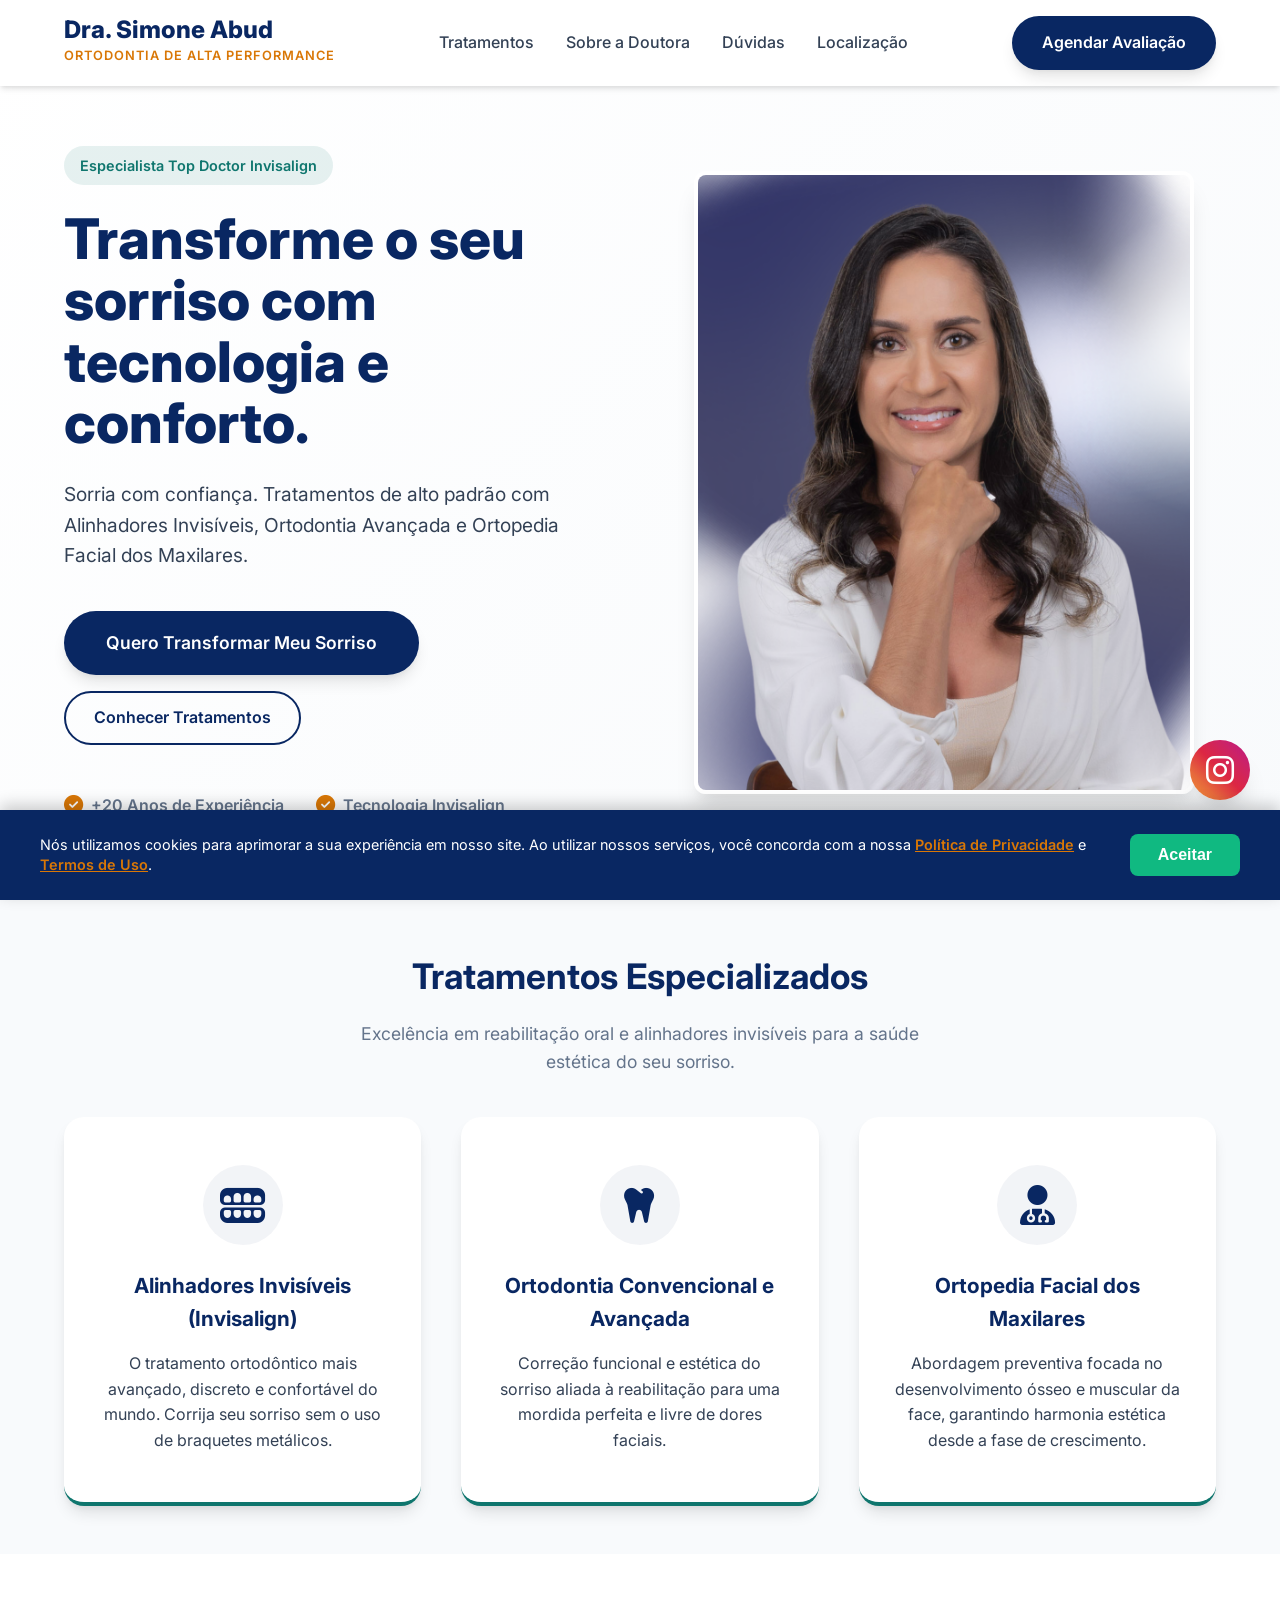
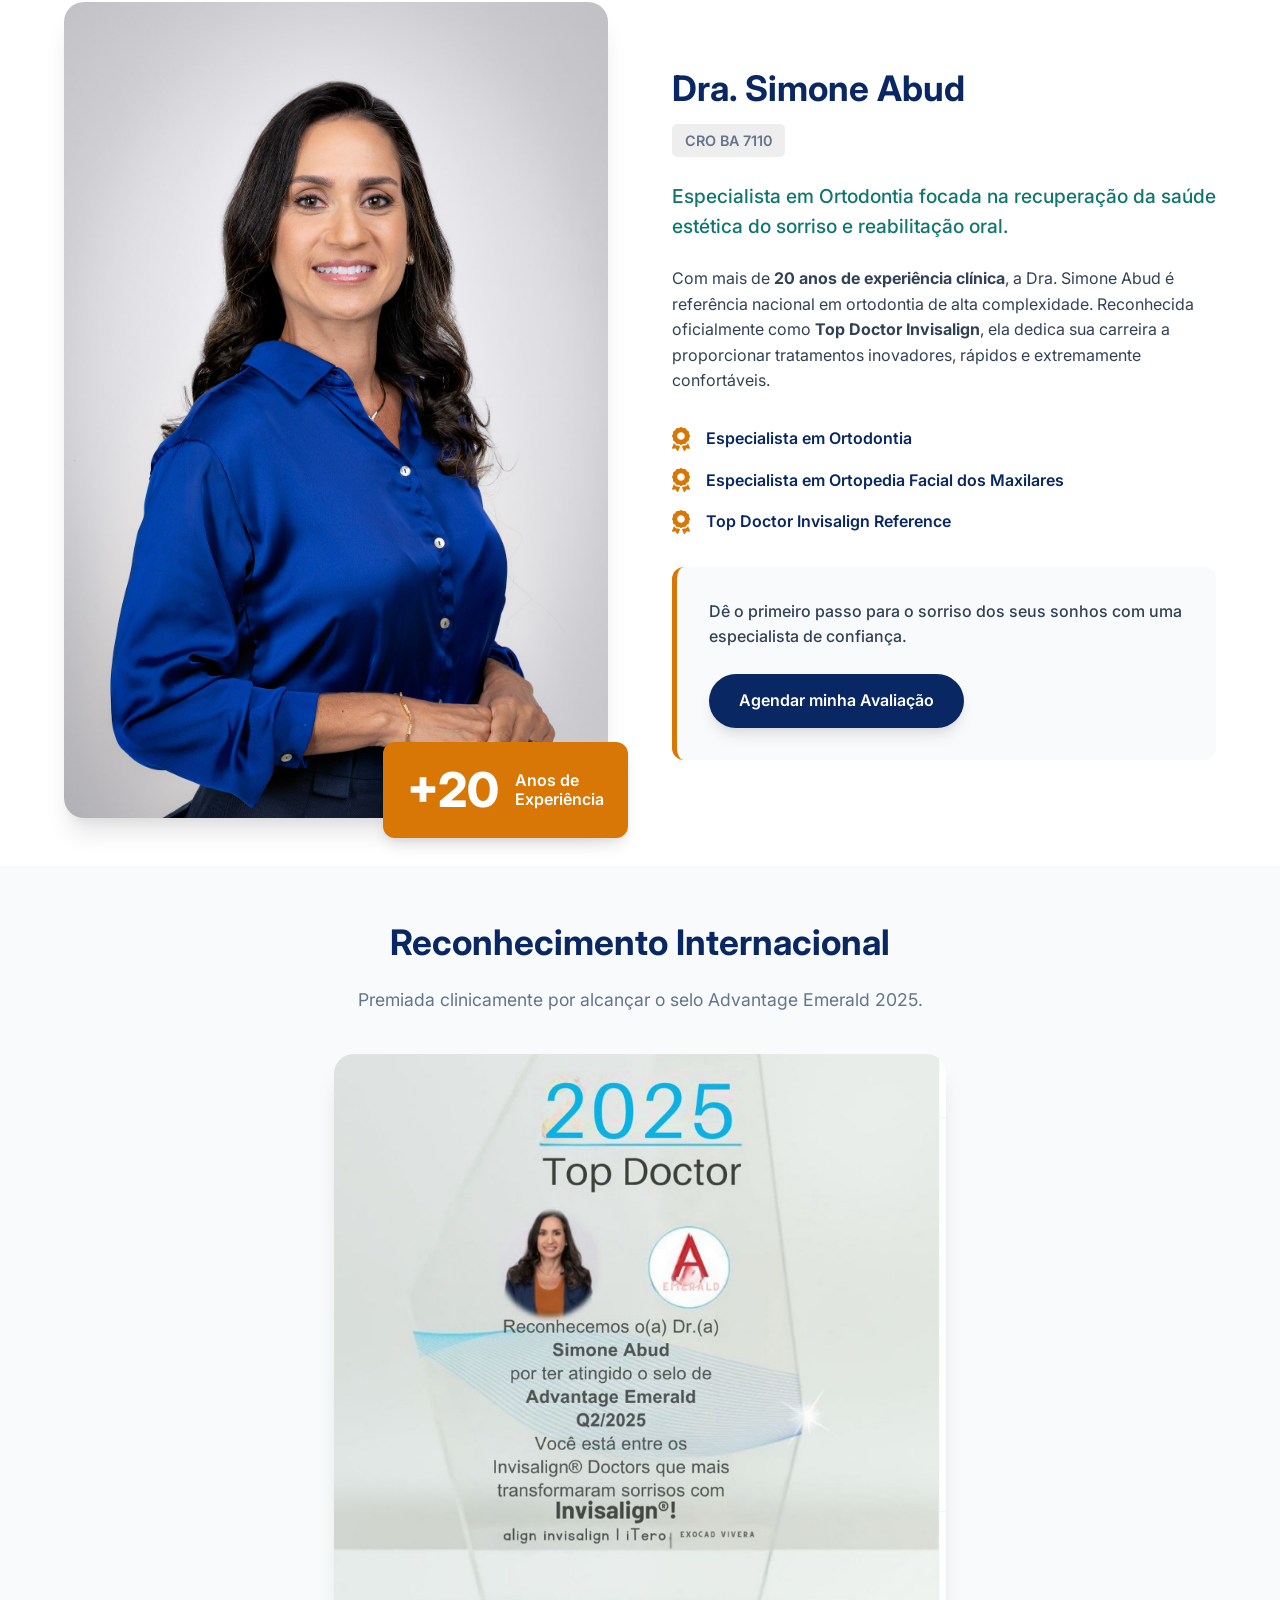
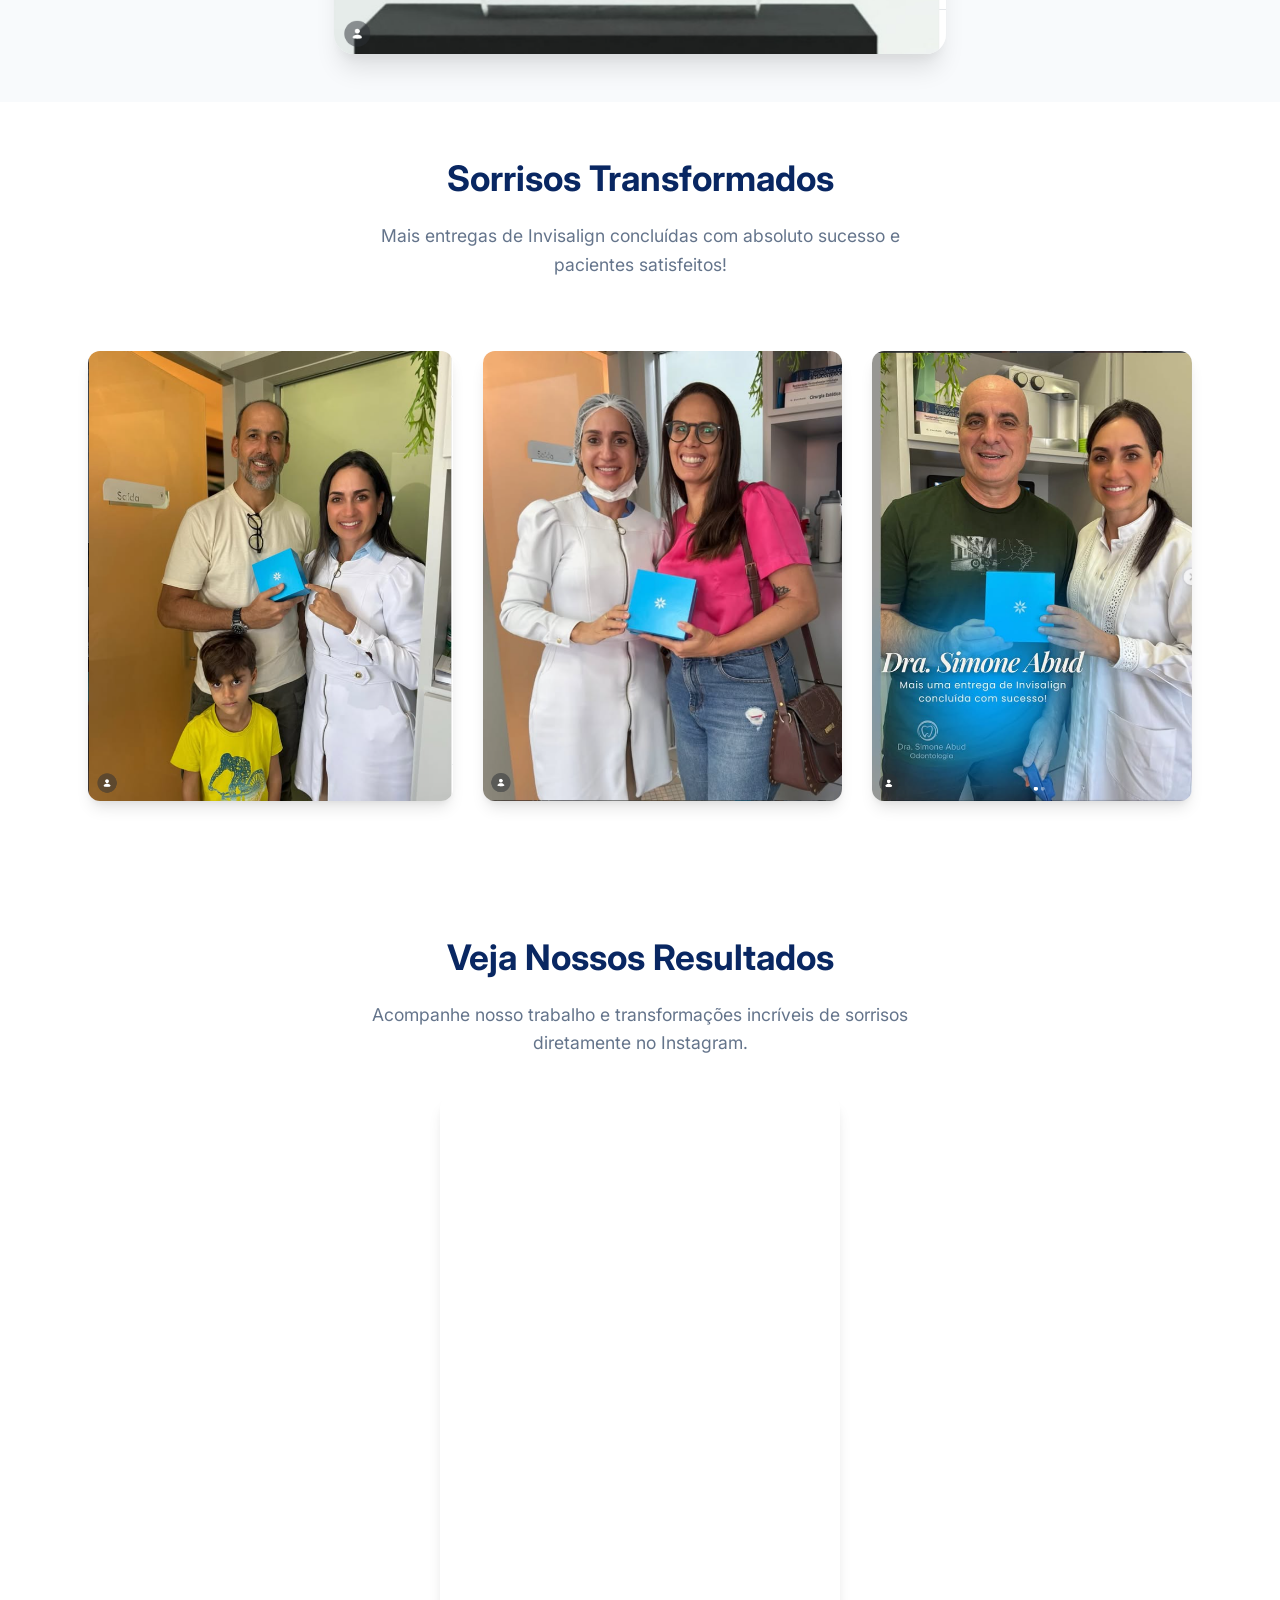
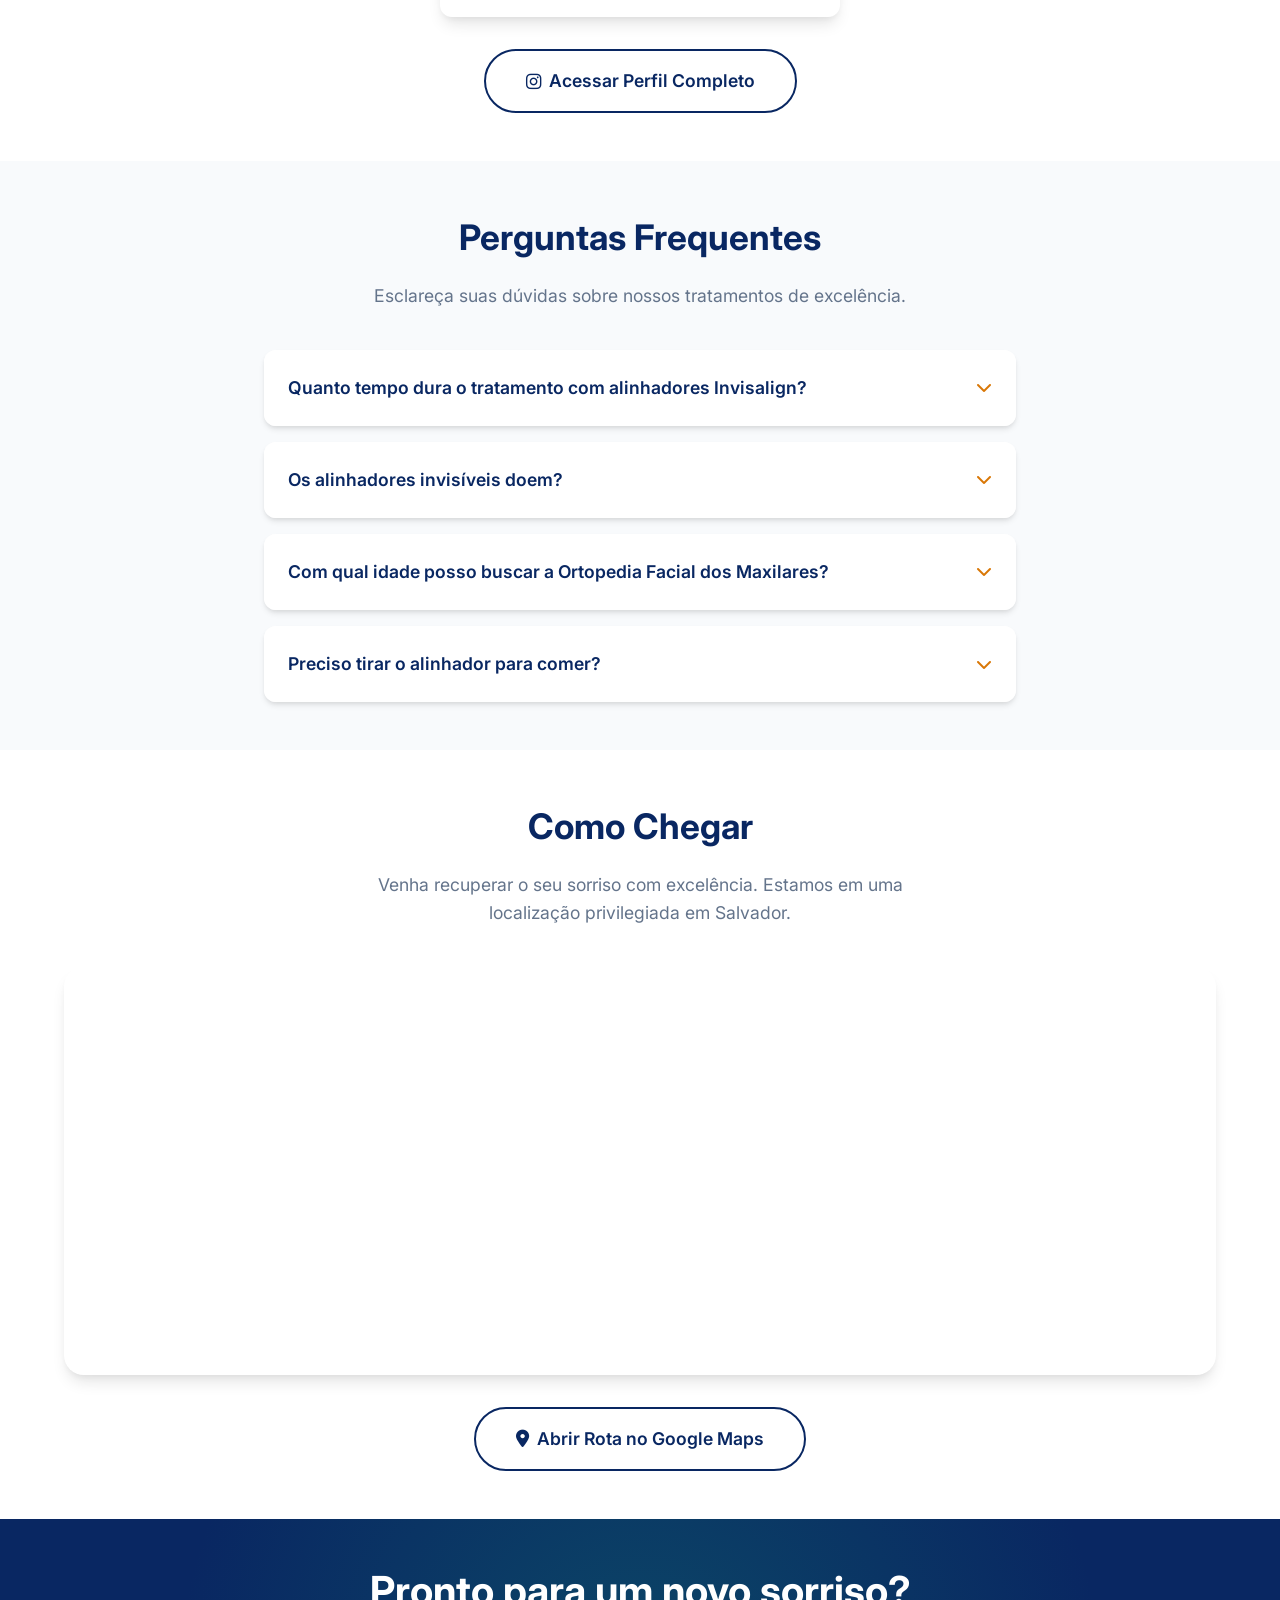
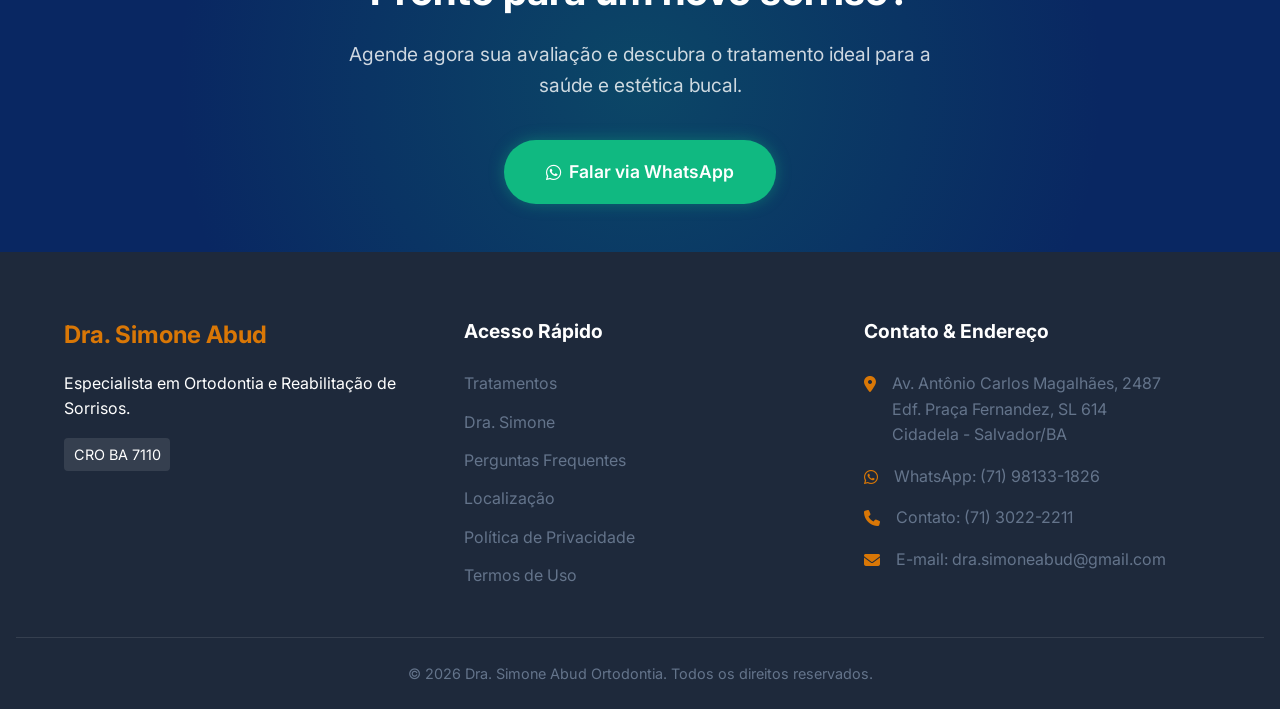
<file: index.html>
<!DOCTYPE html>
<html lang="pt-BR">
<head>
    <meta charset="UTF-8">
    <meta name="viewport" content="width=device-width, initial-scale=1.0">
    
    <title>Dra. Simone Abud | Ortodontia e Alinhadores Invisíveis</title>
    <meta name="description" content="Especialista em Ortodontia há mais de 20 anos. Top Doctor Invisalign. Recupere a estética e saúde do seu sorriso com foco em reabilitação oral e ortopedia facial.">
    
    <!-- Favicon -->
    <link rel="icon" type="image/png" href="img/favicon.png">
    <link rel="apple-touch-icon" href="img/favicon.png">
    
    <!-- Google Fonts -->
    <link rel="preconnect" href="https://fonts.googleapis.com">
    <link rel="preconnect" href="https://fonts.gstatic.com" crossorigin>
    <link href="https://fonts.googleapis.com/css2?family=Inter:wght@300;400;500;600;700;800&display=swap" rel="stylesheet">
    
    <!-- Font Awesome Icons -->
    <link rel="stylesheet" href="https://cdnjs.cloudflare.com/ajax/libs/font-awesome/6.4.0/css/all.min.css">
    
    <!-- Custom CSS -->
    <link rel="stylesheet" href="css/style.css">
</head>
<body>

    <!-- Header -->
    <header class="header">
        <div class="container header-container">
            <div class="logo">
                <h1>Dra. Simone Abud</h1>
                <span>Ortodontia de Alta Performance</span>
            </div>
            <nav class="nav">
                <ul>
                    <li><a href="#tratamentos">Tratamentos</a></li>
                    <li><a href="#sobre">Sobre a Doutora</a></li>
                    <li><a href="#faq">Dúvidas</a></li>
                    <li><a href="#localizacao">Localização</a></li>
                    <li class="mobile-only"><a href="politica.html">Política de Privacidade</a></li>
                    <li class="mobile-only"><a href="termos.html">Termos de Uso</a></li>
                </ul>
            </nav>
            <a href="https://wa.me/5571981331826?text=Ol%C3%A1,%20gostaria%20de%20agendar%20uma%20consulta." target="_blank" class="btn btn-primary">Agendar Avaliação</a>
            <div class="mobile-menu-btn"><i class="fas fa-bars"></i></div>
        </div>
    </header>

    <!-- Hero Section -->
    <section class="hero">
        <div class="container hero-container">
            <div class="hero-content reveal fade-up">
                <span class="badge">Especialista Top Doctor Invisalign</span>
                <h2>Transforme o seu sorriso com tecnologia e conforto.</h2>
                <p>Sorria com confiança. Tratamentos de alto padrão com Alinhadores Invisíveis, Ortodontia Avançada e Ortopedia Facial dos Maxilares.</p>
                <div class="hero-buttons">
                    <a href="https://wa.me/5571981331826?text=Ol%C3%A1,%20gostaria%20de%20agendar%20uma%20consulta." target="_blank" class="btn btn-primary btn-large">Quero Transformar Meu Sorriso</a>
                    <a href="https://wa.me/5571981331826?text=Ol%C3%A1,%20gostaria%20de%20agendar%20uma%20consulta." target="_blank" class="btn btn-outline">Conhecer Tratamentos</a>
                </div>
                <div class="trust-indicators">
                    <div class="trust-item"><i class="fas fa-check-circle"></i> +20 Anos de Experiência</div>
                    <div class="trust-item"><i class="fas fa-check-circle"></i> Tecnologia Invisalign</div>
                </div>
            </div>
            <div class="hero-image reveal fade-left">
                <!-- User photo provided will go here -->
                <img src="img/hero-gradient.png" alt="Dra. Simone Abud - Especialista em Ortodontia" class="img-fluid hero-img-mask">
            </div>
        </div>
    </section>

    <!-- Serviços / Tratamentos -->
    <section id="tratamentos" class="services bg-light">
        <div class="container">
            <div class="section-title reveal fade-up">
                <h2>Tratamentos Especializados</h2>
                <p>Excelência em reabilitação oral e alinhadores invisíveis para a saúde estética do seu sorriso.</p>
            </div>
            
            <div class="services-grid">
                <div class="service-card reveal fade-up" style="transition-delay: 100ms;">
                    <div class="service-icon"><i class="fas fa-teeth-open"></i></div>
                    <h3>Alinhadores Invisíveis (Invisalign)</h3>
                    <p>O tratamento ortodôntico mais avançado, discreto e confortável do mundo. Corrija seu sorriso sem o uso de braquetes metálicos.</p>
                </div>
                
                <div class="service-card reveal fade-up" style="transition-delay: 200ms;">
                    <div class="service-icon"><i class="fas fa-tooth"></i></div>
                    <h3>Ortodontia Convencional e Avançada</h3>
                    <p>Correção funcional e estética do sorriso aliada à reabilitação para uma mordida perfeita e livre de dores faciais.</p>
                </div>

                <div class="service-card reveal fade-up" style="transition-delay: 300ms;">
                    <div class="service-icon"><i class="fas fa-user-md"></i></div>
                    <h3>Ortopedia Facial dos Maxilares</h3>
                    <p>Abordagem preventiva focada no desenvolvimento ósseo e muscular da face, garantindo harmonia estética desde a fase de crescimento.</p>
                </div>
            </div>
        </div>
    </section>

    <!-- Sobre a Dra. Simone Abud -->
    <section id="sobre" class="about">
        <div class="container about-container">
            <div class="about-image reveal fade-right">
                <div class="image-wrapper">
                    <img src="img/sobre.jpg" alt="Dra. Simone Abud" class="img-fluid">
                    <div class="experience-badge">
                        <span class="number">+20</span>
                        <span class="text">Anos de<br>Experiência</span>
                    </div>
                </div>
            </div>
            
            <div class="about-content reveal fade-left">
                <h2 class="section-title-left">Dra. Simone Abud</h2>
                <div class="cro-badge">CRO BA 7110</div>
                <p class="lead">Especialista em Ortodontia focada na recuperação da saúde estética do sorriso e reabilitação oral.</p>
                
                <p>Com mais de <strong>20 anos de experiência clínica</strong>, a Dra. Simone Abud é referência nacional em ortodontia de alta complexidade. Reconhecida oficialmente como <strong>Top Doctor Invisalign</strong>, ela dedica sua carreira a proporcionar tratamentos inovadores, rápidos e extremamente confortáveis.</p>
                
                <ul class="about-list">
                    <li><i class="fas fa-award"></i> Especialista em Ortodontia</li>
                    <li><i class="fas fa-award"></i> Especialista em Ortopedia Facial dos Maxilares</li>
                    <li><i class="fas fa-award"></i> Top Doctor Invisalign Reference</li>
                </ul>
                
                <div class="cta-box">
                    <p>Dê o primeiro passo para o sorriso dos seus sonhos com uma especialista de confiança.</p>
                    <a href="https://wa.me/5571981331826?text=Ol%C3%A1,%20gostaria%20de%20agendar%20uma%20consulta." target="_blank" class="btn btn-primary">Agendar minha Avaliação</a>
                </div>
            </div>
        </div>
    </section>

    <!-- Top Doctor Section -->
    <section id="reconhecimento" class="bg-light" style="padding: var(--section-padding); text-align: center;">
        <div class="container reveal fade-up">
            <div class="section-title">
                <h2>Reconhecimento Internacional</h2>
                <p>Premiada clinicamente por alcançar o selo Advantage Emerald 2025.</p>
            </div>
            <img src="img/top-doctor.png" alt="Top Doctor Emerald 2025 Dra Simone Abud" style="max-width: 100%; max-height: 600px; object-fit: contain; border-radius: var(--radius-lg); box-shadow: var(--shadow-lg); margin: 0 auto;">
        </div>
    </section>

    <!-- Pacientes Section -->
    <section id="pacientes" style="padding: var(--section-padding); background-color: var(--clr-bg-primary);">
        <div class="container reveal fade-up">
            <div class="section-title" style="text-align: center;">
                <h2>Sorrisos Transformados</h2>
                <p>Mais entregas de Invisalign concluídas com absoluto sucesso e pacientes satisfeitos!</p>
            </div>
            
            <div class="mobile-marquee-wrapper" style="overflow: hidden; width: 100%;">
                <div class="pacientes-grid">
                    <img src="img/paciente-1.png" alt="Resultado de Tratamento Ortodôntico 1">
                    <img src="img/paciente-2.png" alt="Resultado de Tratamento Ortodôntico 2">
                    <img src="img/paciente-3.png" alt="Resultado de Tratamento Ortodôntico 3">
                    <!-- Duplicatas para rolagem mobile -->
                    <img src="img/paciente-1.png" alt="Paciente Dra. Simone Abud Satisfeito" class="mobile-only">
                    <img src="img/paciente-2.png" alt="Nova entrega Invisalign Dra Simone" class="mobile-only">
                    <img src="img/paciente-3.png" alt="Tratamento Invisalign Dra Simone" class="mobile-only">
                </div>
            </div>
        </div>
    </section>


    <!-- Instagram Video Section -->
    <section id="instagram" class="instagram" style="padding: var(--section-padding); background-color: var(--clr-white);">
        <div class="container reveal fade-up">
            <div class="section-title">
                <h2>Veja Nossos Resultados</h2>
                <p>Acompanhe nosso trabalho e transformações incríveis de sorrisos diretamente no Instagram.</p>
            </div>
            <div style="display: flex; justify-content: center; margin-bottom: 2rem;">
                <iframe src="https://www.instagram.com/p/DQmee6bkagv/embed" width="400" height="520" frameborder="0" scrolling="no" allowtransparency="true" style="max-width: 100%; border-radius: var(--radius-md); box-shadow: var(--shadow-md);"></iframe>
            </div>
            <div style="text-align: center;">
                <a href="https://www.instagram.com/drasimoneabudbarretto/" target="_blank" class="btn btn-outline btn-large">
                    <i class="fab fa-instagram"></i> Acessar Perfil Completo
                </a>
            </div>
        </div>
    </section>

    <!-- FAQ Accordion -->
    <section id="faq" class="faq bg-light">
        <div class="container faq-container">
            <div class="section-title reveal fade-up">
                <h2>Perguntas Frequentes</h2>
                <p>Esclareça suas dúvidas sobre nossos tratamentos de excelência.</p>
            </div>
            
            <div class="accordion reveal fade-up">
                <div class="accordion-item">
                    <div class="accordion-header">
                        <h3>Quanto tempo dura o tratamento com alinhadores Invisalign?</h3>
                        <div class="icon-toggle"><i class="fas fa-chevron-down"></i></div>
                    </div>
                    <div class="accordion-body">
                        <p>A duração varia conforme a complexidade do caso, mas tratamentos com Invisalign tendem a ser mais rápidos que a ortodontia tradicional. Muitos casos são resolvidos entre 6 a 18 meses.</p>
                    </div>
                </div>

                <div class="accordion-item">
                    <div class="accordion-header">
                        <h3>Os alinhadores invisíveis doem?</h3>
                        <div class="icon-toggle"><i class="fas fa-chevron-down"></i></div>
                    </div>
                    <div class="accordion-body">
                        <p>O Invisalign aplica uma força suave e controlada. É comum sentir uma leve pressão nos primeiros dias ao trocar a placa, sinal de que os dentes estão se movendo, mas é extremamente mais confortável que aparelhos fixos.</p>
                    </div>
                </div>

                <div class="accordion-item">
                    <div class="accordion-header">
                        <h3>Com qual idade posso buscar a Ortopedia Facial dos Maxilares?</h3>
                        <div class="icon-toggle"><i class="fas fa-chevron-down"></i></div>
                    </div>
                    <div class="accordion-body">
                        <p>A avaliação pode ser feita a partir dos 5 ou 6 anos de idade. Quanto mais cedo detectarmos desequilíbrios ósseos ou musculares no desenvolvimento, mais eficaz e preventivo será o tratamento.</p>
                    </div>
                </div>

                <div class="accordion-item">
                    <div class="accordion-header">
                        <h3>Preciso tirar o alinhador para comer?</h3>
                        <div class="icon-toggle"><i class="fas fa-chevron-down"></i></div>
                    </div>
                    <div class="accordion-body">
                        <p>Sim! Uma das grandes vantagens dos alinhadores Invisalign é que eles são removíveis. Isso permite que você coma sem restrições e facilita a higienização completa dos dentes (escovação e fio dental) sem barreiras.</p>
                    </div>
                </div>
            </div>
        </div>
    </section>

    <!-- Localização e Mapa -->
    <section id="localizacao" class="localizacao" style="padding: var(--section-padding); background-color: var(--clr-white);">
        <div class="container reveal fade-up">
            <div class="section-title">
                <h2>Como Chegar</h2>
                <p>Venha recuperar o seu sorriso com excelência. Estamos em uma localização privilegiada em Salvador.</p>
            </div>
            <div style="border-radius: var(--radius-lg); overflow: hidden; box-shadow: var(--shadow-md); margin-bottom: 2rem;">
                <iframe src="https://maps.google.com/maps?q=Av.%20Ant%C3%B4nio%20Carlos%20Magalh%C3%A3es,%202487%20Edf.%20Pra%C3%A7a%20Fernandez&t=&z=15&ie=UTF8&iwloc=&output=embed" width="100%" height="400" style="border:0;" allowfullscreen="" loading="lazy" referrerpolicy="no-referrer-when-downgrade"></iframe>
            </div>
            <div style="text-align: center;">
                <a href="http://google.com/maps/place//data=!4m3!3m2!1s0x7161bbd4b007239:0xc2dbbf8063171d82!12e1?source=g.page.m.ia._&laa=nmx-review-solicitation-ia2" target="_blank" class="btn btn-outline btn-large">
                    <i class="fas fa-map-marker-alt"></i> Abrir Rota no Google Maps
                </a>
            </div>
        </div>
    </section>

    <!-- Agendamento Final CTA -->
    <section id="agendar" class="cta-final">
        <div class="container reveal fade-up">
            <h2>Pronto para um novo sorriso?</h2>
            <p>Agende agora sua avaliação e descubra o tratamento ideal para a saúde e estética bucal.</p>
            <a href="https://wa.me/5571981331826?text=Ol%C3%A1,%20gostaria%20de%20agendar%20uma%20consulta." target="_blank" class="btn btn-accent btn-large"><i class="fab fa-whatsapp"></i> Falar via WhatsApp</a>
        </div>
    </section>

    <!-- Footer -->
    <footer class="footer">
        <div class="container footer-grid">
            <div class="footer-info">
                <h3>Dra. Simone Abud</h3>
                <p>Especialista em Ortodontia e Reabilitação de Sorrisos.</p>
                <div class="footer-registro">CRO BA 7110</div>
            </div>
            
            <div class="footer-links">
                <h4>Acesso Rápido</h4>
                <ul>
                    <li><a href="#tratamentos">Tratamentos</a></li>
                    <li><a href="#sobre">Dra. Simone</a></li>
                    <li><a href="#faq">Perguntas Frequentes</a></li>
                    <li><a href="#localizacao">Localização</a></li>
                    <li><a href="politica.html">Política de Privacidade</a></li>
                    <li><a href="termos.html">Termos de Uso</a></li>
                </ul>
            </div>
            
            <div class="footer-contact">
                <h4>Contato & Endereço</h4>
                <ul class="contact-list">
                    <li><i class="fas fa-map-marker-alt"></i> <span>Av. Antônio Carlos Magalhães, 2487<br>Edf. Praça Fernandez, SL 614<br>Cidadela - Salvador/BA</span></li>
                    <li><i class="fab fa-whatsapp"></i> <a href="https://wa.me/5571981331826" target="_blank" style="color:var(--clr-text-light)">WhatsApp: (71) 98133-1826</a></li>
                    <li><i class="fas fa-phone"></i> <span>Contato: (71) 3022-2211</span></li>
                    <li><i class="fas fa-envelope"></i> <span>E-mail: dra.simoneabud@gmail.com</span></li>
                </ul>
            </div>
        </div>
        <div class="footer-bottom">
            <div class="container">
                <p>&copy; 2026 Dra. Simone Abud Ortodontia. Todos os direitos reservados.</p>
            </div>
        </div>
    </footer>

    <!-- Floating Action Button (Instagram) -->
    <a href="https://www.instagram.com/drasimoneabudbarretto/" class="fab-instagram" target="_blank" aria-label="Siga-nos no Instagram">
        <i class="fab fa-instagram"></i>
    </a>

    <!-- Floating Action Button (WhatsApp) -->
    <a href="https://wa.me/5571981331826?text=Ol%C3%A1,%20gostaria%20de%20agendar%20uma%20consulta." class="fab-whatsapp" target="_blank" aria-label="Fale conosco no WhatsApp">
        <i class="fab fa-whatsapp"></i>
    </a>

    <!-- LGPD Consent Banner -->
    <div id="lgpd-banner" class="lgpd-banner">
        <div class="lgpd-content">
            <p>Nós utilizamos cookies para aprimorar a sua experiência em nosso site. Ao utilizar nossos serviços, você concorda com a nossa <a href="politica.html" style="text-decoration: underline; font-weight: 600;">Política de Privacidade</a> e <a href="termos.html" style="text-decoration: underline; font-weight: 600;">Termos de Uso</a>.</p>
            <div class="lgpd-buttons">
                <button id="lgpd-accept" class="btn" style="background-color: var(--clr-whatsapp); color: white; border: none; cursor: pointer; border-radius: var(--radius-sm); font-weight: 600;">Aceitar</button>
            </div>
        </div>
    </div>

    <!-- Custom JS -->
    <script src="js/script.js"></script>
</body>
</html>
</file>
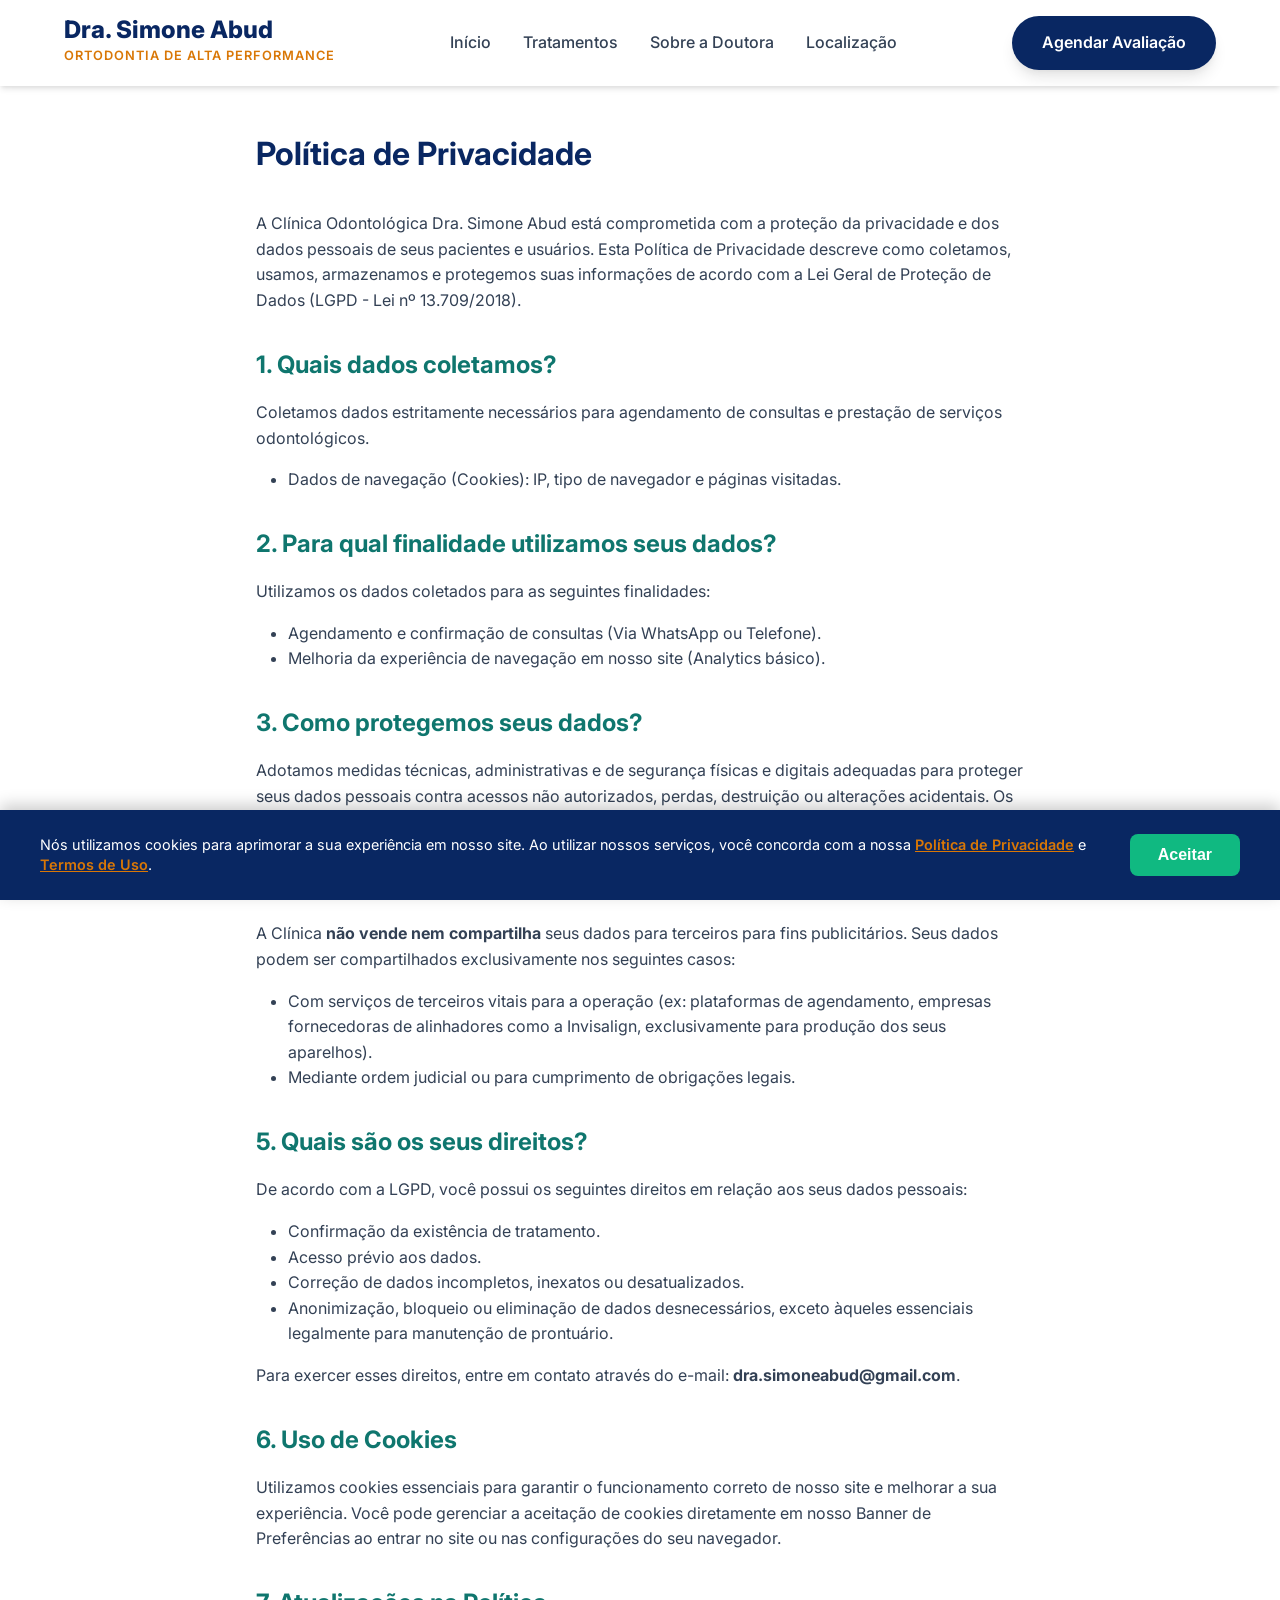
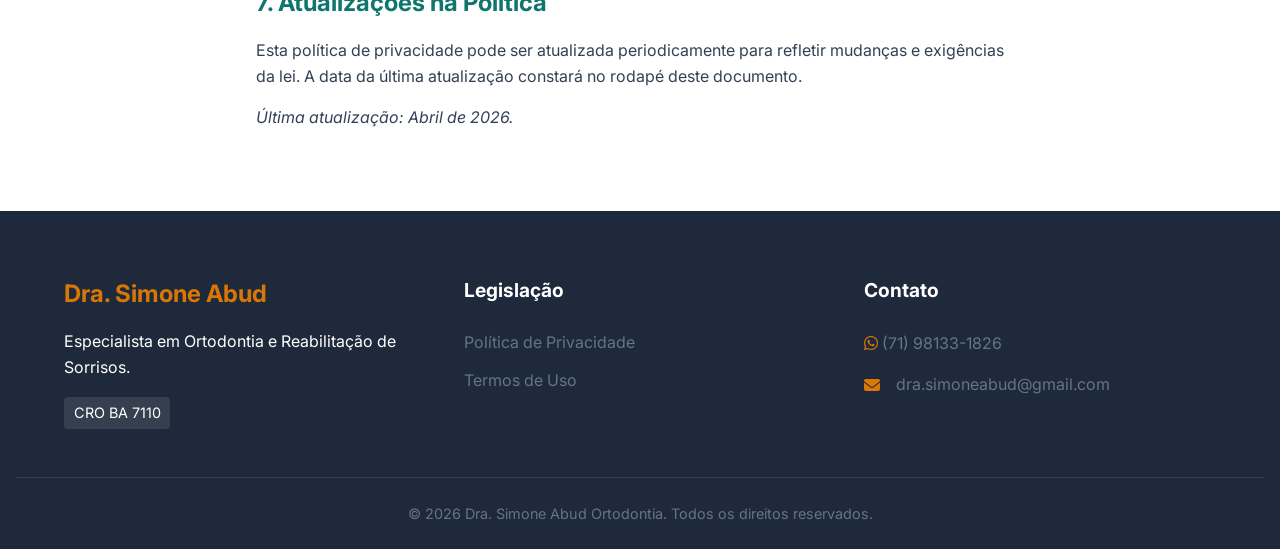
<file: politica.html>
<!DOCTYPE html>
<html lang="pt-BR">
<head>
    <meta charset="UTF-8">
    <meta name="viewport" content="width=device-width, initial-scale=1.0">
    <title>Política de Privacidade | Dra. Simone Abud</title>
    <meta name="robots" content="noindex, nofollow">
    
    <!-- Favicon -->
    <link rel="icon" type="image/png" href="img/favicon.png">
    
    <!-- Google Fonts -->
    <link rel="preconnect" href="https://fonts.googleapis.com">
    <link rel="preconnect" href="https://fonts.gstatic.com" crossorigin>
    <link href="https://fonts.googleapis.com/css2?family=Inter:wght@300;400;500;600;700;800&display=swap" rel="stylesheet">
    
    <!-- Font Awesome Icons -->
    <link rel="stylesheet" href="https://cdnjs.cloudflare.com/ajax/libs/font-awesome/6.4.0/css/all.min.css">
    
    <!-- Custom CSS -->
    <link rel="stylesheet" href="css/style.css">
    <style>
        .page-content {
            padding: 8rem 1rem 4rem 1rem;
            max-width: 800px;
            margin: 0 auto;
        }
        .page-content h1 {
            color: var(--clr-brand-primary);
            margin-bottom: 2rem;
        }
        .page-content h2 {
            color: var(--clr-brand-secondary);
            margin-top: 2rem;
            margin-bottom: 1rem;
            font-size: 1.5rem;
        }
        .page-content p, .page-content ul {
            margin-bottom: 1rem;
            color: var(--clr-text-main);
        }
        .page-content ul {
            padding-left: 2rem;
            list-style: disc;
        }
    </style>
</head>
<body>

    <!-- Header -->
    <header class="header">
        <div class="container header-container">
            <div class="logo">
                <h1>Dra. Simone Abud</h1>
                <span>Ortodontia de Alta Performance</span>
            </div>
            <nav class="nav">
                <ul>
                    <li><a href="index.html">Início</a></li>
                    <li><a href="index.html#tratamentos">Tratamentos</a></li>
                    <li><a href="index.html#sobre">Sobre a Doutora</a></li>
                    <li><a href="index.html#localizacao">Localização</a></li>
                    <li class="mobile-only"><a href="politica.html">Política de Privacidade</a></li>
                    <li class="mobile-only"><a href="termos.html">Termos de Uso</a></li>
                </ul>
            </nav>
            <a href="https://wa.me/5571981331826" target="_blank" class="btn btn-primary">Agendar Avaliação</a>
            <div class="mobile-menu-btn"><i class="fas fa-bars"></i></div>
        </div>
    </header>

    <main class="page-content">
        <h1>Política de Privacidade</h1>
        <p>A Clínica Odontológica Dra. Simone Abud está comprometida com a proteção da privacidade e dos dados pessoais de seus pacientes e usuários. Esta Política de Privacidade descreve como coletamos, usamos, armazenamos e protegemos suas informações de acordo com a Lei Geral de Proteção de Dados (LGPD - Lei nº 13.709/2018).</p>

        <h2>1. Quais dados coletamos?</h2>
        <p>Coletamos dados estritamente necessários para agendamento de consultas e prestação de serviços odontológicos.</p>
        <ul>
            <li>Dados de navegação (Cookies): IP, tipo de navegador e páginas visitadas.</li>
        </ul>

        <h2>2. Para qual finalidade utilizamos seus dados?</h2>
        <p>Utilizamos os dados coletados para as seguintes finalidades:</p>
        <ul>
            <li>Agendamento e confirmação de consultas (Via WhatsApp ou Telefone).</li>
            <li>Melhoria da experiência de navegação em nosso site (Analytics básico).</li>
        </ul>

        <h2>3. Como protegemos seus dados?</h2>
        <p>Adotamos medidas técnicas, administrativas e de segurança físicas e digitais adequadas para proteger seus dados pessoais contra acessos não autorizados, perdas, destruição ou alterações acidentais. Os dados de prontuário, por lei, são mantidos em sigilo e restritos ao corpo clínico da Dra. Simone Abud.</p>

        <h2>4. Com quem compartilhamos seus dados?</h2>
        <p>A Clínica <strong>não vende nem compartilha</strong> seus dados para terceiros para fins publicitários. Seus dados podem ser compartilhados exclusivamente nos seguintes casos:</p>
        <ul>
            <li>Com serviços de terceiros vitais para a operação (ex: plataformas de agendamento, empresas fornecedoras de alinhadores como a Invisalign, exclusivamente para produção dos seus aparelhos).</li>
            <li>Mediante ordem judicial ou para cumprimento de obrigações legais.</li>
        </ul>

        <h2>5. Quais são os seus direitos?</h2>
        <p>De acordo com a LGPD, você possui os seguintes direitos em relação aos seus dados pessoais:</p>
        <ul>
            <li>Confirmação da existência de tratamento.</li>
            <li>Acesso prévio aos dados.</li>
            <li>Correção de dados incompletos, inexatos ou desatualizados.</li>
            <li>Anonimização, bloqueio ou eliminação de dados desnecessários, exceto àqueles essenciais legalmente para manutenção de prontuário.</li>
        </ul>
        <p>Para exercer esses direitos, entre em contato através do e-mail: <strong>dra.simoneabud@gmail.com</strong>.</p>

        <h2>6. Uso de Cookies</h2>
        <p>Utilizamos cookies essenciais para garantir o funcionamento correto de nosso site e melhorar a sua experiência. Você pode gerenciar a aceitação de cookies diretamente em nosso Banner de Preferências ao entrar no site ou nas configurações do seu navegador.</p>

        <h2>7. Atualizações na Política</h2>
        <p>Esta política de privacidade pode ser atualizada periodicamente para refletir mudanças e exigências da lei. A data da última atualização constará no rodapé deste documento.</p>
        <p><em>Última atualização: Abril de 2026.</em></p>
    </main>

    <!-- Footer -->
    <footer class="footer">
        <div class="container footer-grid">
            <div class="footer-info">
                <h3>Dra. Simone Abud</h3>
                <p>Especialista em Ortodontia e Reabilitação de Sorrisos.</p>
                <div class="footer-registro">CRO BA 7110</div>
            </div>
            
            <div class="footer-links">
                <h4>Legislação</h4>
                <ul>
                    <li><a href="politica.html">Política de Privacidade</a></li>
                    <li><a href="termos.html">Termos de Uso</a></li>
                </ul>
            </div>
            
            <div class="footer-contact">
                <h4>Contato</h4>
                <ul class="contact-list">
                    <li><a href="https://wa.me/5571981331826" style="color:var(--clr-text-light)"><i class="fab fa-whatsapp"></i> (71) 98133-1826</a></li>
                    <li><i class="fas fa-envelope"></i> dra.simoneabud@gmail.com</li>
                </ul>
            </div>
        </div>
        <div class="footer-bottom">
            <div class="container">
                <p>&copy; 2026 Dra. Simone Abud Ortodontia. Todos os direitos reservados.</p>
            </div>
        </div>
    </footer>

    <!-- LGPD Consent Banner -->
    <div id="lgpd-banner" class="lgpd-banner">
        <div class="lgpd-content">
            <p>Nós utilizamos cookies para aprimorar a sua experiência em nosso site. Ao utilizar nossos serviços, você concorda com a nossa <a href="politica.html" style="text-decoration: underline; font-weight: 600;">Política de Privacidade</a> e <a href="termos.html" style="text-decoration: underline; font-weight: 600;">Termos de Uso</a>.</p>
            <div class="lgpd-buttons">
                <button id="lgpd-accept" class="btn" style="background-color: var(--clr-whatsapp); color: white; border: none; cursor: pointer; border-radius: var(--radius-sm); font-weight: 600;">Aceitar</button>
            </div>
        </div>
    </div>

    <!-- Custom JS -->
    <script src="js/script.js"></script>
</body>
</html>
</file>
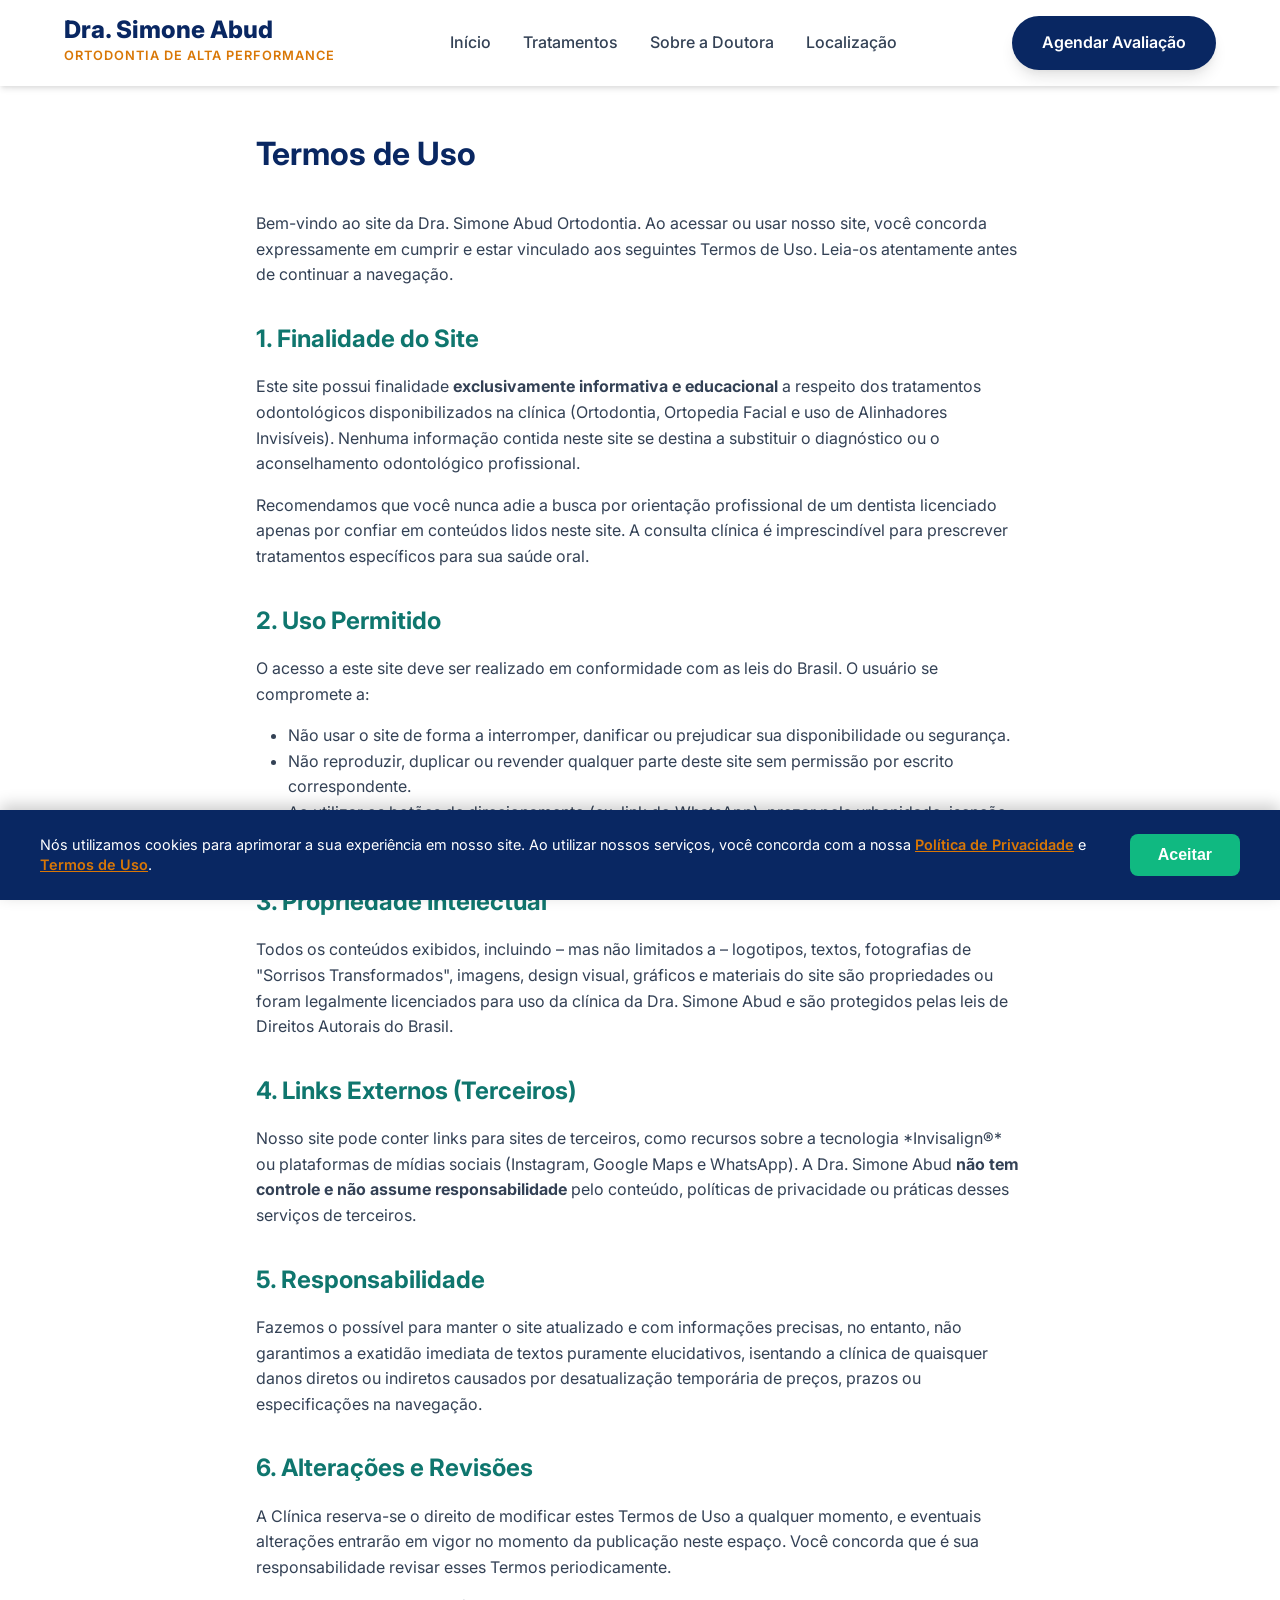
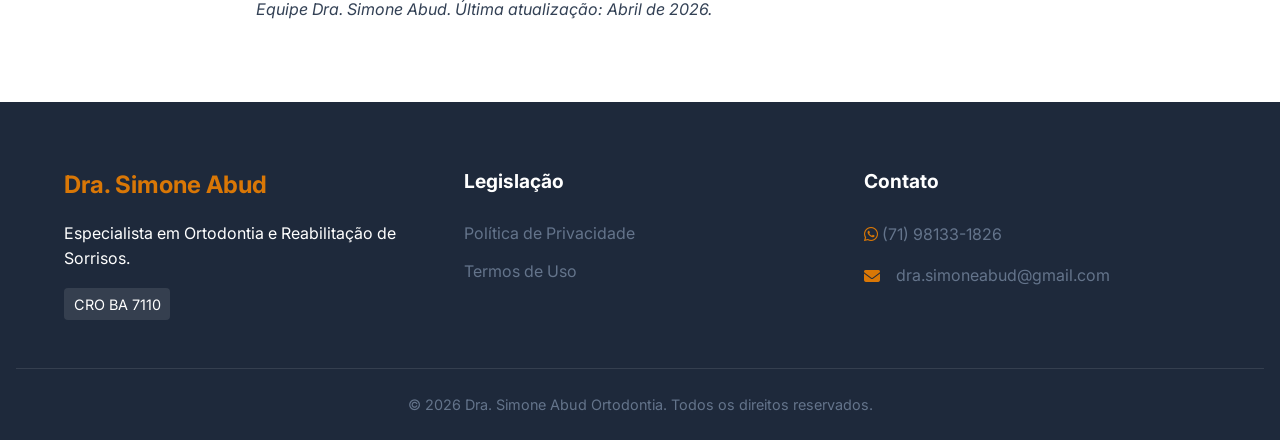
<file: termos.html>
<!DOCTYPE html>
<html lang="pt-BR">
<head>
    <meta charset="UTF-8">
    <meta name="viewport" content="width=device-width, initial-scale=1.0">
    <title>Termos de Uso | Dra. Simone Abud</title>
    <meta name="robots" content="noindex, nofollow">
    
    <!-- Favicon -->
    <link rel="icon" type="image/png" href="img/favicon.png">
    
    <!-- Google Fonts -->
    <link rel="preconnect" href="https://fonts.googleapis.com">
    <link rel="preconnect" href="https://fonts.gstatic.com" crossorigin>
    <link href="https://fonts.googleapis.com/css2?family=Inter:wght@300;400;500;600;700;800&display=swap" rel="stylesheet">
    
    <!-- Font Awesome Icons -->
    <link rel="stylesheet" href="https://cdnjs.cloudflare.com/ajax/libs/font-awesome/6.4.0/css/all.min.css">
    
    <!-- Custom CSS -->
    <link rel="stylesheet" href="css/style.css">
    <style>
        .page-content {
            padding: 8rem 1rem 4rem 1rem;
            max-width: 800px;
            margin: 0 auto;
        }
        .page-content h1 {
            color: var(--clr-brand-primary);
            margin-bottom: 2rem;
        }
        .page-content h2 {
            color: var(--clr-brand-secondary);
            margin-top: 2rem;
            margin-bottom: 1rem;
            font-size: 1.5rem;
        }
        .page-content p, .page-content ul {
            margin-bottom: 1rem;
            color: var(--clr-text-main);
        }
        .page-content ul {
            padding-left: 2rem;
            list-style: disc;
        }
    </style>
</head>
<body>

    <!-- Header -->
    <header class="header">
        <div class="container header-container">
            <div class="logo">
                <h1>Dra. Simone Abud</h1>
                <span>Ortodontia de Alta Performance</span>
            </div>
            <nav class="nav">
                <ul>
                    <li><a href="index.html">Início</a></li>
                    <li><a href="index.html#tratamentos">Tratamentos</a></li>
                    <li><a href="index.html#sobre">Sobre a Doutora</a></li>
                    <li><a href="index.html#localizacao">Localização</a></li>
                    <li class="mobile-only"><a href="politica.html">Política de Privacidade</a></li>
                    <li class="mobile-only"><a href="termos.html">Termos de Uso</a></li>
                </ul>
            </nav>
            <a href="https://wa.me/5571981331826" target="_blank" class="btn btn-primary">Agendar Avaliação</a>
            <div class="mobile-menu-btn"><i class="fas fa-bars"></i></div>
        </div>
    </header>

    <main class="page-content">
        <h1>Termos de Uso</h1>
        <p>Bem-vindo ao site da Dra. Simone Abud Ortodontia. Ao acessar ou usar nosso site, você concorda expressamente em cumprir e estar vinculado aos seguintes Termos de Uso. Leia-os atentamente antes de continuar a navegação.</p>

        <h2>1. Finalidade do Site</h2>
        <p>Este site possui finalidade <strong>exclusivamente informativa e educacional</strong> a respeito dos tratamentos odontológicos disponibilizados na clínica (Ortodontia, Ortopedia Facial e uso de Alinhadores Invisíveis). Nenhuma informação contida neste site se destina a substituir o diagnóstico ou o aconselhamento odontológico profissional.</p>
        <p>Recomendamos que você nunca adie a busca por orientação profissional de um dentista licenciado apenas por confiar em conteúdos lidos neste site. A consulta clínica é imprescindível para prescrever tratamentos específicos para sua saúde oral.</p>

        <h2>2. Uso Permitido</h2>
        <p>O acesso a este site deve ser realizado em conformidade com as leis do Brasil. O usuário se compromete a:</p>
        <ul>
            <li>Não usar o site de forma a interromper, danificar ou prejudicar sua disponibilidade ou segurança.</li>
            <li>Não reproduzir, duplicar ou revender qualquer parte deste site sem permissão por escrito correspondente.</li>
            <li>Ao utilizar os botões de direcionamento (ex: link do WhatsApp), prezar pela urbanidade, isenção de envio de spam ou conteúdo impróprio para os canais de atendimento.</li>
        </ul>

        <h2>3. Propriedade Intelectual</h2>
        <p>Todos os conteúdos exibidos, incluindo – mas não limitados a – logotipos, textos, fotografias de "Sorrisos Transformados", imagens, design visual, gráficos e materiais do site são propriedades ou foram legalmente licenciados para uso da clínica da Dra. Simone Abud e são protegidos pelas leis de Direitos Autorais do Brasil.</p>

        <h2>4. Links Externos (Terceiros)</h2>
        <p>Nosso site pode conter links para sites de terceiros, como recursos sobre a tecnologia *Invisalign®* ou plataformas de mídias sociais (Instagram, Google Maps e WhatsApp). A Dra. Simone Abud <strong>não tem controle e não assume responsabilidade</strong> pelo conteúdo, políticas de privacidade ou práticas desses serviços de terceiros.</p>

        <h2>5. Responsabilidade</h2>
        <p>Fazemos o possível para manter o site atualizado e com informações precisas, no entanto, não garantimos a exatidão imediata de textos puramente elucidativos, isentando a clínica de quaisquer danos diretos ou indiretos causados por desatualização temporária de preços, prazos ou especificações na navegação.</p>

        <h2>6. Alterações e Revisões</h2>
        <p>A Clínica reserva-se o direito de modificar estes Termos de Uso a qualquer momento, e eventuais alterações entrarão em vigor no momento da publicação neste espaço. Você concorda que é sua responsabilidade revisar esses Termos periodicamente.</p>
        
        <p><em>Equipe Dra. Simone Abud. Última atualização: Abril de 2026.</em></p>
    </main>

    <!-- Footer -->
    <footer class="footer">
        <div class="container footer-grid">
            <div class="footer-info">
                <h3>Dra. Simone Abud</h3>
                <p>Especialista em Ortodontia e Reabilitação de Sorrisos.</p>
                <div class="footer-registro">CRO BA 7110</div>
            </div>
            
            <div class="footer-links">
                <h4>Legislação</h4>
                <ul>
                    <li><a href="politica.html">Política de Privacidade</a></li>
                    <li><a href="termos.html">Termos de Uso</a></li>
                </ul>
            </div>
            
            <div class="footer-contact">
                <h4>Contato</h4>
                <ul class="contact-list">
                    <li><a href="https://wa.me/5571981331826" style="color:var(--clr-text-light)"><i class="fab fa-whatsapp"></i> (71) 98133-1826</a></li>
                    <li><i class="fas fa-envelope"></i> dra.simoneabud@gmail.com</li>
                </ul>
            </div>
        </div>
        <div class="footer-bottom">
            <div class="container">
                <p>&copy; 2026 Dra. Simone Abud Ortodontia. Todos os direitos reservados.</p>
            </div>
        </div>
    </footer>

    <!-- LGPD Consent Banner -->
    <div id="lgpd-banner" class="lgpd-banner">
        <div class="lgpd-content">
            <p>Nós utilizamos cookies para aprimorar a sua experiência em nosso site. Ao utilizar nossos serviços, você concorda com a nossa <a href="politica.html" style="text-decoration: underline; font-weight: 600;">Política de Privacidade</a> e <a href="termos.html" style="text-decoration: underline; font-weight: 600;">Termos de Uso</a>.</p>
            <div class="lgpd-buttons">
                <button id="lgpd-accept" class="btn" style="background-color: var(--clr-whatsapp); color: white; border: none; cursor: pointer; border-radius: var(--radius-sm); font-weight: 600;">Aceitar</button>
            </div>
        </div>
    </div>

    <!-- Custom JS -->
    <script src="js/script.js"></script>
</body>
</html>
</file>
<file: css/style.css>
/* css/style.css */

:root {
    /* Colors */
    --clr-bg-primary: #FFFFFF;
    --clr-bg-secondary: #F8FAFC;
    
    --clr-brand-primary: #092762; /* Navy Elegante */
    --clr-brand-secondary: #0F766E; /* Teal Escuro */
    
    --clr-accent: #D97706; /* Dourado Suave */
    --clr-whatsapp: #10B981; /* Verde Esmeralda */
    
    --clr-text-main: #334155; /* Cinza Escuro */
    --clr-text-light: #64748b;
    --clr-white: #FFFFFF;
    
    /* Typography */
    --font-main: 'Inter', sans-serif;
    
    /* Spacing & Layout */
    --container-max-width: 1200px;
    --section-padding: 3rem 1rem;
    
    /* Styles */
    --radius-sm: 8px;
    --radius-md: 12px;
    --radius-lg: 20px;
    --radius-pill: 50px;
    --shadow-sm: 0 4px 6px -1px rgba(0, 0, 0, 0.1), 0 2px 4px -1px rgba(0, 0, 0, 0.06);
    --shadow-md: 0 10px 15px -3px rgba(0, 0, 0, 0.1), 0 4px 6px -2px rgba(0, 0, 0, 0.05);
    --shadow-lg: 0 20px 25px -5px rgba(0, 0, 0, 0.1), 0 10px 10px -5px rgba(0, 0, 0, 0.04);
}

/* Global Reset */
* {
    margin: 0;
    padding: 0;
    box-sizing: border-box;
}

html {
    scroll-behavior: smooth;
    font-size: 16px;
}

body {
    font-family: var(--font-main);
    color: var(--clr-text-main);
    background-color: var(--clr-bg-primary);
    line-height: 1.6;
    overflow-x: hidden;
}

a {
    text-decoration: none;
    color: inherit;
    transition: all 0.3s ease;
}

ul {
    list-style: none;
}

img {
    max-width: 100%;
    height: auto;
    display: block;
}

.container {
    width: 100%;
    max-width: var(--container-max-width);
    margin: 0 auto;
    padding: 0 1.5rem;
}

.bg-light {
    background-color: var(--clr-bg-secondary);
}

.section-title {
    text-align: center;
    margin-bottom: 2.5rem;
}

.section-title h2 {
    font-size: 2.2rem;
    color: var(--clr-brand-primary);
    margin-bottom: 1rem;
    font-weight: 700;
}

.section-title p {
    color: var(--clr-text-light);
    font-size: 1.1rem;
    max-width: 600px;
    margin: 0 auto;
}

.section-title-left {
    font-size: 2.2rem;
    color: var(--clr-brand-primary);
    margin-bottom: 0.5rem;
    font-weight: 700;
}

/* Buttons */
.btn {
    display: inline-flex;
    align-items: center;
    justify-content: center;
    gap: 0.5rem;
    padding: 0.75rem 1.75rem;
    border-radius: var(--radius-pill);
    font-weight: 600;
    font-size: 1rem;
    cursor: pointer;
    border: 2px solid transparent;
}

.btn-primary {
    background-color: var(--clr-brand-primary);
    color: var(--clr-white);
    box-shadow: var(--shadow-md);
}

.btn-primary:hover {
    background-color: var(--clr-brand-secondary);
    transform: translateY(-3px);
    box-shadow: var(--shadow-lg);
}

.btn-outline {
    background-color: transparent;
    color: var(--clr-brand-primary);
    border-color: var(--clr-brand-primary);
}

.btn-outline:hover {
    background-color: var(--clr-brand-primary);
    color: var(--clr-white);
}

.btn-accent {
    background-color: var(--clr-whatsapp);
    color: var(--clr-white);
    box-shadow: 0 0 15px rgba(16, 185, 129, 0.4);
}

.btn-accent:hover {
    filter: brightness(1.1);
    transform: translateY(-3px);
}

.btn-large {
    padding: 1rem 2.5rem;
    font-size: 1.1rem;
}

/* Header */
.header {
    position: fixed;
    top: 0;
    left: 0;
    width: 100%;
    background-color: rgba(255, 255, 255, 0.95);
    backdrop-filter: blur(10px);
    z-index: 1000;
    box-shadow: var(--shadow-sm);
    padding: 1rem 0;
    transition: all 0.3s ease;
}

.header-container {
    display: flex;
    justify-content: space-between;
    align-items: center;
}

.logo h1 {
    font-size: 1.5rem;
    color: var(--clr-brand-primary);
    font-weight: 800;
    line-height: 1;
}

.logo span {
    font-size: 0.8rem;
    color: var(--clr-accent);
    font-weight: 600;
    text-transform: uppercase;
    letter-spacing: 1px;
}

.nav ul {
    display: flex;
    gap: 2rem;
}

.nav a {
    color: var(--clr-text-main);
    font-weight: 500;
    position: relative;
}

.nav a::after {
    content: '';
    position: absolute;
    width: 0;
    height: 2px;
    bottom: -5px;
    left: 0;
    background-color: var(--clr-accent);
    transition: width 0.3s ease;
}

.nav a:hover::after {
    width: 100%;
}

.nav a:hover {
    color: var(--clr-brand-primary);
}

.mobile-menu-btn {
    display: none;
    font-size: 1.5rem;
    color: var(--clr-brand-primary);
    cursor: pointer;
}

/* Hero Section */
.hero {
    padding: 9rem 0 5rem;
    background: linear-gradient(135deg, var(--clr-bg-primary) 0%, var(--clr-bg-secondary) 100%);
    min-height: 100vh;
    display: flex;
    align-items: center;
}

.hero-container {
    display: flex;
    align-items: center;
    justify-content: space-between;
    gap: 4rem;
}

.hero-content {
    flex: 1;
    max-width: 600px;
}

.hero .badge {
    display: inline-block;
    background-color: rgba(15, 118, 110, 0.1);
    color: var(--clr-brand-secondary);
    padding: 0.5rem 1rem;
    border-radius: var(--radius-pill);
    font-weight: 600;
    font-size: 0.9rem;
    margin-bottom: 1.5rem;
}

.hero h2 {
    font-size: 3.5rem;
    font-weight: 800;
    color: var(--clr-brand-primary);
    line-height: 1.1;
    margin-bottom: 1.5rem;
}

.hero p {
    font-size: 1.2rem;
    color: var(--clr-text-main);
    margin-bottom: 2.5rem;
}

.hero-buttons {
    display: flex;
    gap: 1rem;
    flex-wrap: wrap;
    margin-bottom: 3rem;
}

.trust-indicators {
    display: flex;
    gap: 2rem;
    flex-wrap: wrap;
}

.trust-item {
    display: flex;
    align-items: center;
    gap: 0.5rem;
    font-weight: 600;
    color: var(--clr-text-light);
}

.trust-item i {
    color: var(--clr-accent);
    font-size: 1.2rem;
}

.hero-image {
    flex: 1;
    display: flex;
    justify-content: center;
    position: relative;
}

.hero-img-mask {
    width: 100%;
    max-width: 500px;
    border-radius: 12px;
    box-shadow: var(--shadow-lg);
    border: 4px solid var(--clr-white);
}

/* Services */
.services {
    padding: var(--section-padding);
}

.services-grid {
    display: grid;
    grid-template-columns: repeat(auto-fit, minmax(300px, 1fr));
    gap: 2.5rem;
}

.service-card {
    background-color: var(--clr-white);
    padding: 3rem 2rem;
    border-radius: var(--radius-lg);
    box-shadow: var(--shadow-md);
    text-align: center;
    transition: transform 0.3s ease, box-shadow 0.3s ease;
    border-bottom: 4px solid var(--clr-brand-secondary);
}

.service-card:hover {
    transform: translateY(-10px);
    box-shadow: var(--shadow-lg);
    border-color: var(--clr-accent);
}

.service-icon {
    width: 80px;
    height: 80px;
    background-color: rgba(9, 39, 98, 0.05);
    color: var(--clr-brand-primary);
    border-radius: 50%;
    display: flex;
    align-items: center;
    justify-content: center;
    font-size: 2.5rem;
    margin: 0 auto 1.5rem;
    transition: all 0.3s ease;
}

.service-card:hover .service-icon {
    background-color: var(--clr-brand-primary);
    color: var(--clr-white);
}

.service-card h3 {
    font-size: 1.3rem;
    color: var(--clr-brand-primary);
    margin-bottom: 1rem;
    font-weight: 700;
}

/* About */
.about {
    padding: var(--section-padding);
    background-color: var(--clr-white);
}

.about-container {
    display: flex;
    align-items: center;
    gap: 4rem;
}

.about-image {
    flex: 1;
}

.image-wrapper {
    position: relative;
}

.image-wrapper img {
    border-radius: var(--radius-lg);
    box-shadow: var(--shadow-lg);
}

.experience-badge {
    position: absolute;
    bottom: -20px;
    right: -20px;
    background-color: var(--clr-accent);
    color: var(--clr-white);
    padding: 1.5rem;
    border-radius: var(--radius-md);
    box-shadow: var(--shadow-md);
    display: flex;
    align-items: center;
    gap: 1rem;
}

.experience-badge .number {
    font-size: 3rem;
    font-weight: 800;
    line-height: 1;
}

.experience-badge .text {
    font-weight: 600;
    line-height: 1.2;
}

.about-content {
    flex: 1;
}

.cro-badge {
    display: inline-block;
    font-size: 0.9rem;
    font-weight: 600;
    color: var(--clr-text-light);
    margin-bottom: 1.5rem;
    background-color: #eee;
    padding: 0.3rem 0.8rem;
    border-radius: 5px;
}

.lead {
    font-size: 1.2rem;
    font-weight: 500;
    color: var(--clr-brand-secondary);
    margin-bottom: 1.5rem;
}

.about-list {
    margin: 2rem 0;
}

.about-list li {
    display: flex;
    align-items: center;
    gap: 1rem;
    margin-bottom: 1rem;
    font-weight: 600;
    color: var(--clr-brand-primary);
}

.about-list li i {
    color: var(--clr-accent);
    font-size: 1.5rem;
}

.cta-box {
    background-color: var(--clr-bg-secondary);
    padding: 2rem;
    border-radius: var(--radius-md);
    border-left: 5px solid var(--clr-accent);
}

.cta-box p {
    margin-bottom: 1.5rem;
    font-weight: 500;
}

/* FAQ Accordion */
.faq {
    padding: var(--section-padding);
}

.faq-container {
    max-width: 800px;
}

.accordion {
    display: flex;
    flex-direction: column;
    gap: 1rem;
}

.accordion-item {
    background-color: var(--clr-white);
    border-radius: var(--radius-md);
    box-shadow: var(--shadow-sm);
    overflow: hidden;
    transition: all 0.3s ease;
}

.accordion-header {
    padding: 1.5rem;
    display: flex;
    justify-content: space-between;
    align-items: center;
    cursor: pointer;
    background-color: var(--clr-white);
}

.accordion-header h3 {
    font-size: 1.1rem;
    font-weight: 600;
    color: var(--clr-brand-primary);
    margin: 0;
    padding-right: 1rem;
}

.icon-toggle {
    color: var(--clr-accent);
    transition: transform 0.3s ease;
}

.accordion-item.active .icon-toggle {
    transform: rotate(180deg);
}

.accordion-body {
    max-height: 0;
    overflow: hidden;
    transition: max-height 0.3s ease;
    padding: 0 1.5rem;
}

.accordion-item.active .accordion-body {
    padding-bottom: 1.5rem;
}

/* Final CTA */
.cta-final {
    padding: var(--section-padding);
    background-color: var(--clr-brand-primary);
    color: var(--clr-white);
    text-align: center;
    position: relative;
    overflow: hidden;
}

.cta-final::before {
    content: '';
    position: absolute;
    top: 0;
    left: 0;
    width: 100%;
    height: 100%;
    background: radial-gradient(circle at center, rgba(15, 118, 110, 0.4) 0%, transparent 70%);
}

.cta-final .container {
    position: relative;
    z-index: 1;
}

.cta-final h2 {
    font-size: 2.5rem;
    margin-top: 0;
    margin-bottom: 1.5rem;
    line-height: 1.2;
}

.cta-final p {
    font-size: 1.2rem;
    max-width: 600px;
    margin: 0 auto 2.5rem;
    color: rgba(255, 255, 255, 0.8);
}

/* Footer */
.footer {
    background-color: #1e293b;
    color: var(--clr-white);
    padding: 4rem 1rem 0;
}

.footer-grid {
    display: grid;
    grid-template-columns: repeat(auto-fit, minmax(250px, 1fr));
    gap: 3rem;
    margin-bottom: 3rem;
}

.footer-info h3 {
    font-size: 1.5rem;
    color: var(--clr-accent);
    margin-bottom: 1rem;
}

.footer-registro {
    display: inline-block;
    margin-top: 1rem;
    padding: 0.3rem 0.6rem;
    background-color: rgba(255, 255, 255, 0.1);
    border-radius: 4px;
    font-size: 0.9rem;
}

.footer-links h4, .footer-contact h4 {
    font-size: 1.2rem;
    margin-bottom: 1.5rem;
    color: var(--clr-white);
}

.footer-links ul {
    display: flex;
    flex-direction: column;
    gap: 0.8rem;
}

.footer-links a {
    color: var(--clr-text-light);
}

.footer-links a:hover {
    color: var(--clr-accent);
    padding-left: 5px;
}

.contact-list li {
    display: flex;
    align-items: flex-start;
    gap: 1rem;
    margin-bottom: 1rem;
    color: var(--clr-text-light);
}

.contact-list i {
    color: var(--clr-accent);
    margin-top: 5px;
}

.footer-bottom {
    border-top: 1px solid rgba(255, 255, 255, 0.1);
    padding: 1.5rem 0;
    text-align: center;
    color: var(--clr-text-light);
    font-size: 0.9rem;
}

/* Pacientes Grid (Lado a Lado Estático) */
.mobile-only {
    display: none;
}
.pacientes-grid {
    display: flex;
    justify-content: center;
    flex-wrap: wrap;
    gap: 30px;
    padding: 2rem 0;
    width: 100%;
}

.pacientes-grid img {
    height: 450px;
    width: auto;
    object-fit: cover;
    border-radius: var(--radius-md);
    box-shadow: var(--shadow-md);
    flex-shrink: 0;
}

@media (max-width: 900px) {
    .pacientes-grid img {
        height: 350px;
    }
}
@media (max-width: 768px) {
    .pacientes-grid {
        gap: 15px;
    }
    .pacientes-grid img {
        height: auto;
        width: 100%;
        max-width: 400px;
    }
}

/* FAB Instagram */
.fab-instagram {
    position: fixed;
    bottom: 100px;
    right: 30px;
    width: 60px;
    height: 60px;
    background: linear-gradient(45deg, #f09433 0%, #e6683c 25%, #dc2743 50%, #cc2366 75%, #bc1888 100%);
    color: white;
    border-radius: 50%;
    display: flex;
    align-items: center;
    justify-content: center;
    font-size: 2rem;
    box-shadow: var(--shadow-lg);
    z-index: 1000;
    text-decoration: none;
    transition: transform 0.3s ease, filter 0.3s ease;
}

.fab-instagram:hover {
    transform: scale(1.1);
    color: white;
    filter: brightness(1.1);
}

/* FAB WhatsApp */
.fab-whatsapp {
    position: fixed;
    bottom: 30px;
    right: 30px;
    width: 60px;
    height: 60px;
    background-color: var(--clr-whatsapp);
    color: white;
    border-radius: 50%;
    display: flex;
    align-items: center;
    justify-content: center;
    font-size: 2rem;
    box-shadow: var(--shadow-lg);
    z-index: 1000;
    text-decoration: none;
    animation: pulse-fab 2s infinite;
}

.fab-whatsapp:hover {
    transform: scale(1.1);
    color: white;
    animation: none;
}

@keyframes pulse-fab {
    0% { box-shadow: 0 0 0 0 rgba(16, 185, 129, 0.7); }
    70% { box-shadow: 0 0 0 15px rgba(16, 185, 129, 0); }
    100% { box-shadow: 0 0 0 0 rgba(16, 185, 129, 0); }
}

/* Animations Reveal */
.reveal {
    opacity: 0;
    transition: all 0.8s ease;
}

.reveal.active {
    opacity: 1;
    transform: translate(0, 0);
}

.fade-up { transform: translateY(40px); }
.fade-left { transform: translateX(40px); }
.fade-right { transform: translateX(-40px); }

/* LGPD Banner */
.lgpd-banner {
    position: fixed;
    bottom: 0;
    left: 0;
    width: 100%;
    background-color: var(--clr-brand-primary);
    color: var(--clr-white);
    padding: 1.5rem;
    z-index: 9999;
    box-shadow: 0 -5px 15px rgba(0, 0, 0, 0.2);
    padding-bottom: max(1.5rem, env(safe-area-inset-bottom));
    display: none;
    opacity: 0;
    transform: translateY(100%);
    transition: opacity 0.5s ease, transform 0.5s ease;
}

.lgpd-banner.show {
    display: flex;
    opacity: 1;
    transform: translateY(0);
}

.lgpd-content {
    width: 100%;
    max-width: var(--container-max-width);
    margin: 0 auto;
    display: flex;
    align-items: center;
    justify-content: space-between;
    gap: 2rem;
}

.lgpd-content p {
    font-size: 0.9rem;
    line-height: 1.4;
    margin: 0;
}

.lgpd-content a {
    color: var(--clr-accent);
}

.lgpd-buttons {
    flex-shrink: 0;
}

@media (max-width: 768px) {
    .lgpd-content {
        flex-direction: column;
        text-align: center;
        gap: 1rem;
    }
}

/* Responsive */
@media (max-width: 900px) {
    .hero-container, .about-container {
        flex-direction: column;
        text-align: center;
        gap: 3rem;
    }
    
    .hero h2 {
        font-size: 2.5rem;
    }
    
    .hero-buttons {
        justify-content: center;
    }
    
    .trust-indicators {
        justify-content: center;
    }
    
    .experience-badge {
        bottom: 10px;
        right: 10px;
        padding: 1rem;
    }
    
    .experience-badge .number {
        font-size: 2rem;
    }
    
    .about-list {
        text-align: left;
        display: inline-block;
    }
    
    .about-list li {
        justify-content: flex-start;
    }
    
    .cta-box {
        text-align: left;
    }
}

@media (max-width: 768px) {
    :root {
        --section-padding: 1.5rem 1rem;
    }
    
    .cta-final {
        padding: 2.5rem 1rem 3rem 1rem !important;
    }
    
    .section-title {
        margin-bottom: 2rem;
    }
    
    .section-title h2 {
        font-size: 1.8rem;
    }
    
    .hero h2 {
        font-size: 2rem;
    }
    
    .hero {
        padding: 7rem 0 3rem;
        min-height: auto;
    }

    .cta-final h2 {
        font-size: 2rem;
        line-height: 1.2;
    }
    
    .nav {
        display: none;
        position: absolute;
        top: 100%;
        left: 0;
        width: 100%;
        background-color: var(--clr-white);
        padding: 1.5rem;
        box-shadow: var(--shadow-md);
        text-align: center;
    }
    
    .nav.active {
        display: block;
    }
    
    .nav ul {
        flex-direction: column;
        gap: 1.5rem;
    }
    
    .mobile-menu-btn {
        display: block;
    }
    
    .header .btn {
        display: none;
    }

    .mobile-only {
        display: block;
    }

    .pacientes-grid {
        flex-wrap: nowrap;
        justify-content: flex-start;
        gap: 15px;
        width: max-content;
        animation: scroll-mobile 15s linear infinite;
    }

    @keyframes scroll-mobile {
        from { transform: translateX(0); }
        to { transform: translateX(-50%); }
    }
}
</file>
